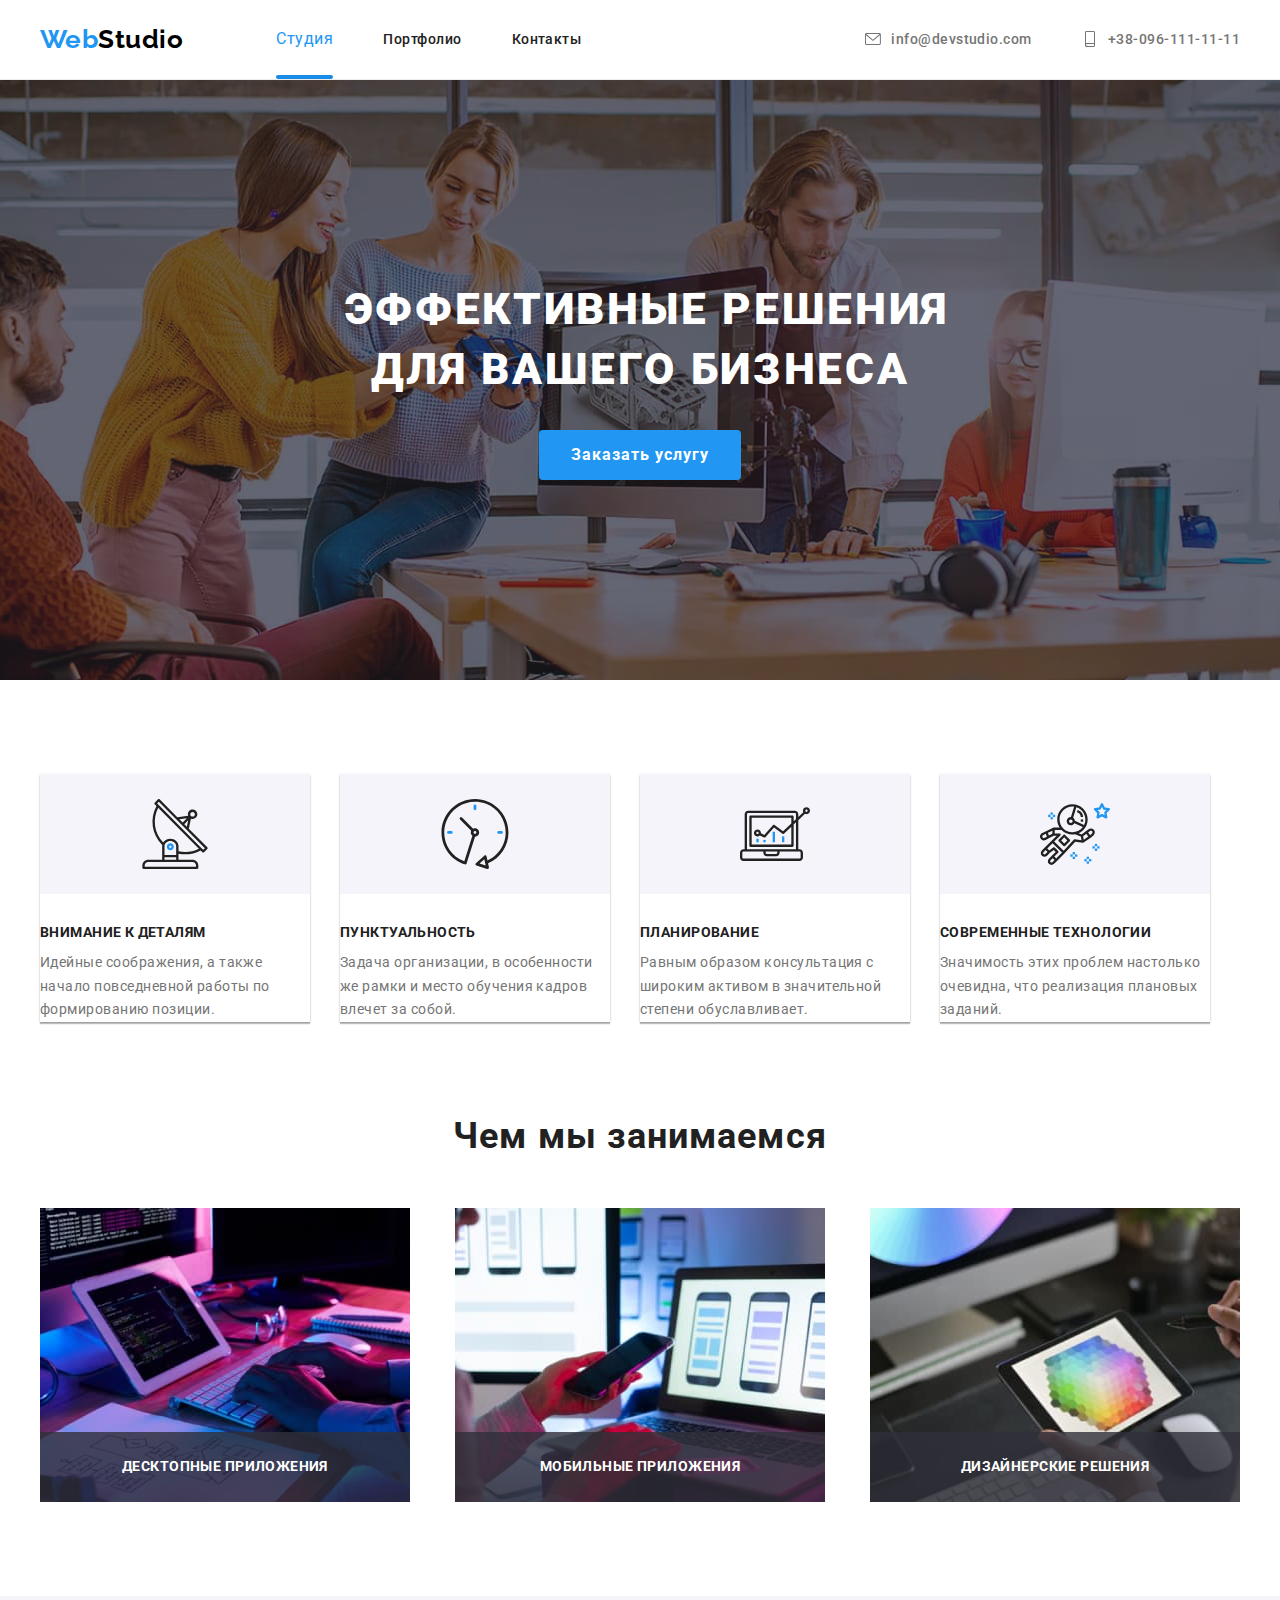
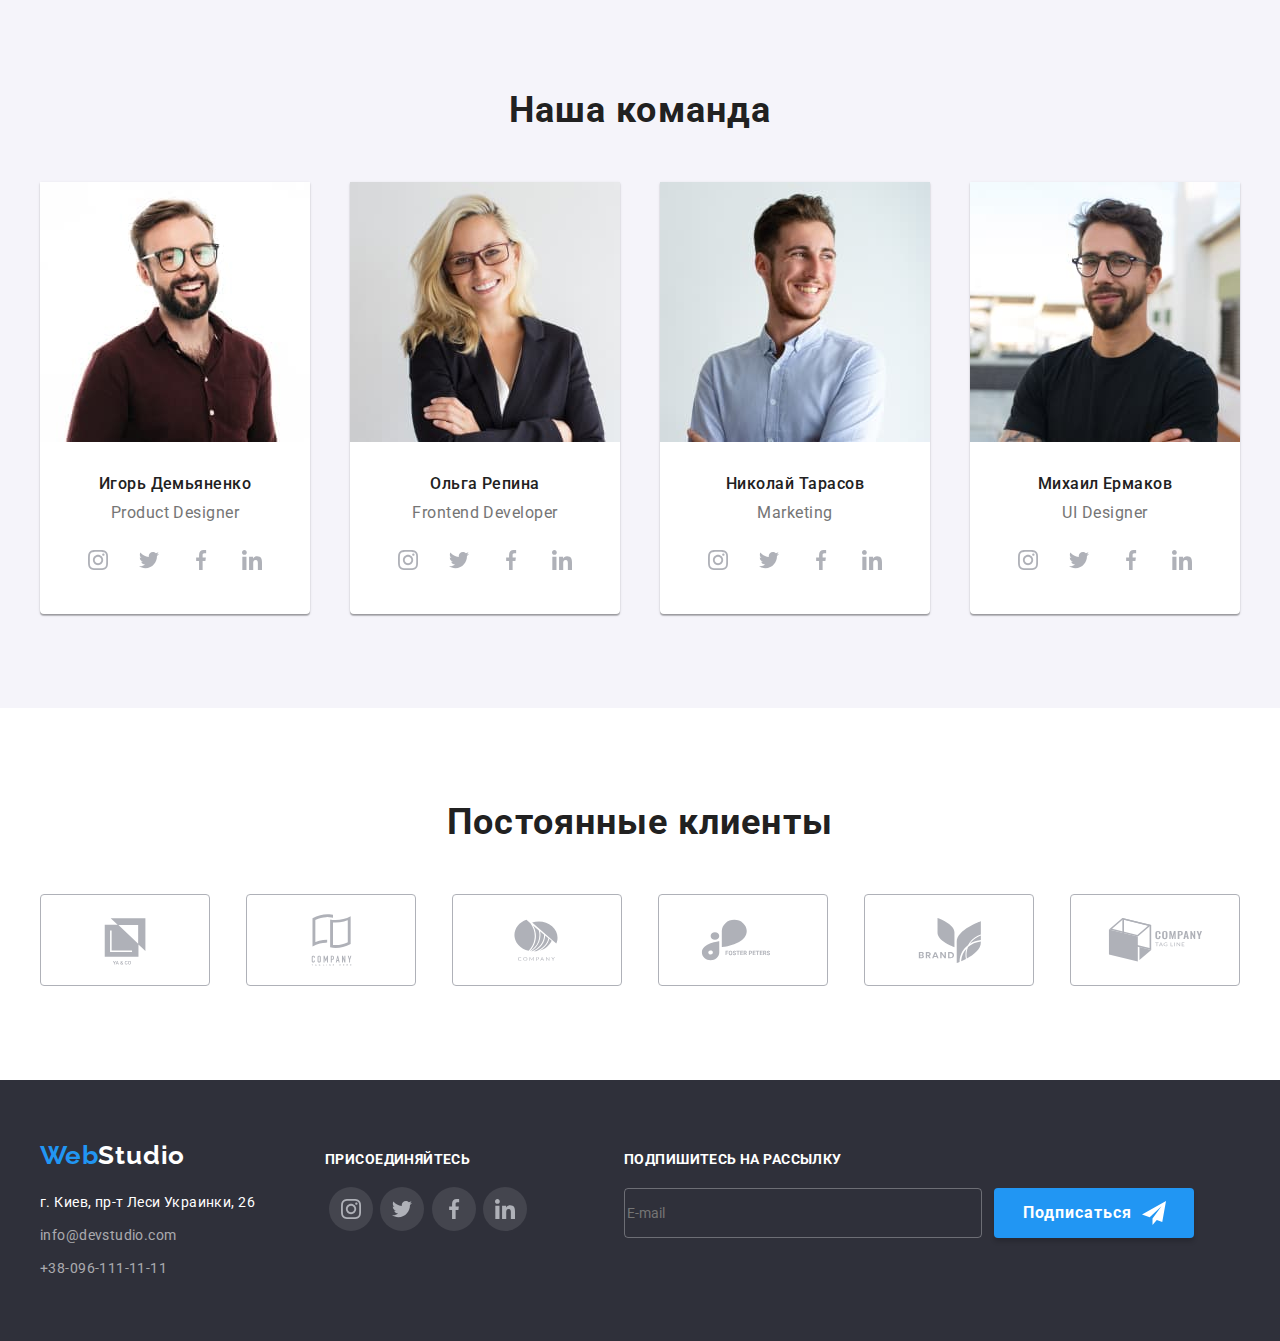
<file: index.html>
<!DOCTYPE html>
<html lang="en">

<head>
    <meta charset="UTF-8">
    <meta name="viewport" content="width=device-width, initial-scale=1.0">
    <title>WebStudio</title>
    <link rel="preconnect" href="https://fonts.gstatic.com">
    <link rel="preconnect" href="https://fonts.gstatic.com">
    <link href="https://fonts.googleapis.com/css2?family=Raleway:wght@700&family=Roboto:wght@400;500;700;900&display=swap" rel="stylesheet">
    <link rel="stylesheet" href="https://cdnjs.cloudflare.com/ajax/libs/modern-normalize/0.6.0/modern-normalize.min.css" />
    <link rel="stylesheet" href="css/style.css">
</head>

<body>
    <!--шапка сайта-->
    <header class="page-header">
        <!--logo-->
<div class="container">
    <a href="index.html" class="logo">
        <span class="webstudio">Web</span>Studio
    </a>

    <nav class="navigation">
        <ul class="menu-nav">
            <li class="item"><a href="#" class="link-current">Cтудия</a></li>
            <li class="item"><a href="./portfolio.html" class="link">Портфолио</a></li>
            <li class="item"><a href="#" class="link">Контакты</a></li>

        </ul>
    </nav>
    <ul class="contacts">
        <li class="item">
             <a href="mailto:info@devstudio.com" class="contacts-link">
        <svg class="contacts-mail" width="1rem" height="1rem">
        <use href="./img-icons/sprite.svg#icon-mail"></use>
    </svg> info@devstudio.com
                    </a>
                </li>

                <li class="item">
                    <a href="tel:+380961111111" class="contacts-link">
                <svg class="contacts-tel" width="1rem" height="1rem">
            <use href="./img-icons/sprite.svg#icon-tel"></use>
          </svg> 
        +38-096-111-11-11
    </a>   
                </li>
            </ul>
        </div>
    </header>
    
    <main>
<!--HERO-->
    <section class="hero primacy-second-bg-color">

            <h1 class="hero-title">   Эффективные решения  
для вашего бизнеса</h1>
     <button data-modal-open type="button" class="button touch-open">Заказать услугу</button>
        <div class="backdrop is-hidden" data-modal>
            <div class="modal">
                <button class="modal-button" data-modal-close="">
                    <svg class="close" width="18px" height="18px">
                        <use href="./img-icons/sprite.svg#icon-close-black-18dp">
                        </use>
                    </svg>
                </button>
                <p class="text-modal">Оставьте свои данные, мы вам перезвоним</p>
             <form class="form">
               <label class="form-label" for="name">Имя
                   <span class="form__wrap">
                       <input class="form__input" type="text" name="user-name" id="name">
                       <svg width="18" height="18" class="form__icons">
                           <use href="./img-icons/sprite.svg#icon-person-black-18dp"></use>
                       </svg>
                   </span>
               </label>
            <label class="form-label" for="tek">Телефон
                <span class="form__wrap">
                <input class="form__input" type="tel" name="tel" id="tel">
        <svg width="18" height="18" class="form__icons">
            <use href="./img-icons/sprite.svg#icon-phone-black-18dp"></use>
        </svg>
                </span>
            </label>
            <label class="form-label" for="tek">Почта
                <span class="form__wrap">
                    <input class="form__input" type="email" name="email" id="mail">
                    <svg width="18" height="18" class="form__icons">
                        <use href="./img-icons/sprite.svg#icon-email-black-18dp"></use>
                    </svg>
                </span>
            </label>
            <label class="input__comment" for="comment">Коментарий
           <textarea class="input__textarea" name="comment" id="comment" cols="56" rows="8" placeholder="Введите текст"></textarea>
            </label>

            <label class="input__chackbox" for="agreement">
                <input class="checkbox-form checkbox-hidden-agreement" type="checkbox" name="agreement" value="agreement" id="agreement">
             <span class="icon__checkbox"></span>
             <span class="checkbox-conditions">
                Соглашаюсь с рассылкой и принимаю
                <a class="agreement-conditions" href="Условия договора">Условия договора</a>
             </span>
            </label>
            <label for="submit">
                <button class="submit-button" type="submit" id="submit">Отправить</button>
            </label>
        </form>
            </div>
        </div>
</section>

<!--Особенности-->
<section class="section">
<div class="container">

<ul class="feature-list">
    <li class="items">
    <h3 class="section-title">Внимание к деталям</h3>
     <p class="test"> Идейные соображения, а также начало повседневной работы по формированию позиции.</p>
    </li>   

 <li class="items">
     <h3 class="section-title">Пунктуальность</h3>
    <p class="test"> Задача организации, в особенности же рамки и место обучения кадров влечет за собой.</p>
</li>

 <li class="items">
     <h3 class="section-title">Планирование</h3>
    <p class="test"> Равным образом консультация с широким активом в значительной степени обуславливает.</p>
</li>

    <li class="items">
     <h3 class="section-title">Современные технологии</h3>
     <p class="test"> Значимость этих проблем настолько очевидна, что реализация плановых заданий.
      </p>
    </li>
  </ul>
 </div>
</section>

<!--чем мы занимаемся-->
<section class="section">
<div class="container">
 <h2 class="works">Чем мы занимаемся</h2>
    <ul class="feature-list">
     <li class="projects gadget">
         <img src="./img/box1.jpg" alt="Декстопные приложения" width="370"/>
         <div class="our-work">
        <h3 class="mobil-design">Десктопные приложения</h3></div>
    </li>
     <li class="projects">
         <img src="./img/box2.jpg" alt="Мобильные приложения" width="370" />
        <div class="our-work">
            <h3 class="mobil-design">Мобильные приложения</h3>
        </div>
        </li>
     <li class="projects">
         <img src="./img/box3.jpg" alt="Дизайнерские решения" width="370" />
        <div class="our-work">
            <h3 class="mobil-design">Дизайнерские решения</h3>
        </div>
        </li>
                </ul>
            </div>
 </section>

        <!--Наша команда-->
<section class="section">
 <div class="container">
 <h2 class="works">Наша команда</h2>
    <ul class="feature-list">
<li class="cards-item">
      <img src="./img/img.jpg" alt="Игорь Демьяненко">
      <div class="title-list">
       <h3 class="title">Игорь Демьяненко</h3>
        <p class="profession">Product Designer</p>
<ul class="actions">
    <li>
        <a href="#" class="icons">
            <svg class="icons-svg">
                <use href="./img-icons/sprite.svg#icon-instagram" width="20" height="20"></use>
            </svg>
        </a>
    </li>
    <li>
        <a href="#" class="icons">
            <svg class="icons-svg">
                <use href="./img-icons/sprite.svg#icon-twitter" width="20" height="20"></use>
            </svg>
        </a>
    </li>
    <li>
        <a href="#" class="icons">
            <svg class="icons-svg">
                <use href="./img-icons/sprite.svg#icon-facebook" width="20" height="20"></use>
            </svg>
        </a>
    </li>
    <li>
        <a href="#" class="icons">
            <svg class="icons-svg">
                <use href="./img-icons/sprite.svg#icon-linkedin" width="20" height="20"></use>
            </svg>
        </a>
    </li>
</ul>
</div>
</li>

 <li class="cards-item">
     <img src="./img/img1.jpg" alt="Ольга Репина">

     <div class="title-list">
      <h3 class="title">Ольга Репина</h3>
       <p class="profession">Frontend Developer</p>
     <ul class="actions">
    <li>
        <a href="#" class="icons">
            <svg class="icons-svg">
                <use href="./img-icons/sprite.svg#icon-instagram" width="20" height="20"></use>
            </svg>
        </a>
    </li>
    <li>
        <a href="#" class="icons">
            <svg class="icons-svg">
                <use href="./img-icons/sprite.svg#icon-twitter" width="20" height="20"></use>
            </svg>
        </a>
    </li>
    <li>
        <a href="#" class="icons">
            <svg class="icons-svg">
                <use href="./img-icons/sprite.svg#icon-facebook" width="20" height="20"></use>
            </svg>
        </a>
    </li>
    <li>
        <a href="#" class="icons">
            <svg class="icons-svg">
                <use href="./img-icons/sprite.svg#icon-linkedin" width="20" height="20"></use>
            </svg>
        </a>
    </li>
   </ul>
  </div>
</li>

<li class="cards-item">
     <img src="./img/img2.jpg" alt="Николай Тарасов">
     <div class="title-list">
      <h3 class="title">Николай Тарасов</h3>
       <p class="profession">Marketing</p>
    <ul class="actions">
        <li>
            <a href="#" class="icons">
                <svg class="icons-svg">
                    <use href="./img-icons/sprite.svg#icon-instagram" width="20" height="20"></use>
                </svg>
            </a>
        </li>
        <li>
            <a href="#" class="icons">
                <svg class="icons-svg">
                    <use href="./img-icons/sprite.svg#icon-twitter" width="20" height="20"></use>
                </svg>
            </a>
        </li>
        <li>
            <a href="#" class="icons">
                <svg class="icons-svg">
                    <use href="./img-icons/sprite.svg#icon-facebook" width="20" height="20"></use>
                </svg>
            </a>
        </li>
        <li>
            <a href="#" class="icons">
                <svg class="icons-svg">
                    <use href="./img-icons/sprite.svg#icon-linkedin" width="20" height="20"></use>
                </svg>
            </a>
        </li>
    </ul>
    </div>
 </li>

<li class="cards-item">
     <img src="./img/img3.jpg" alt="Михаил Ермаков">
     <div class="title-list">
       <h3 class="title">Михаил Ермаков</h3>
         <p class="profession">UI Designer</p>
        <ul class="actions">
     <li>
      <a href="#" class="icons">
       <svg class="icons-svg">
        <use href="./img-icons/sprite.svg#icon-instagram" width="20" height="20"></use>
   </svg>
  </a>
</li>
  <li>
    <a href="#" class="icons">
     <svg class="icons-svg">
        <use href="./img-icons/sprite.svg#icon-twitter" width="20" height="20"></use>
    </svg>
   </a>
</li>
   <li>
    <a href="#" class="icons">
      <svg class="icons-svg">
        <use href="./img-icons/sprite.svg#icon-facebook" width="20" height="20"></use>
     </svg>
    </a>
 </li>
    <li>
      <a href="#" class="icons">
       <svg class="icons-svg">
         <use href="./img-icons/sprite.svg#icon-linkedin" width="20" height="20"></use>
      </svg>
     </a>
    </li>
     </ul>  
    </div>
   </li>
   </ul>
</div>
</section>


<!--постоянные клиенты-->
        <section class="section">
            <div class="container">
        <h2 class="main-clients">Постоянные клиенты</h2>
        <ul class="icons-clients">
    <li class="new-card">
    <a href="#" class="company">
    <svg width="106" height="60">
            <use href="./img-icons/sprite.svg#icon-Logo"></use>
         </svg>
        </a>
        </svg>  
        </a>  
     </li>
    <li>
        <a href="#" class="company">
            <svg width="106" height="60">
                <use href="./img-icons/sprite.svg#icon-Logo1"></use>
            </svg>
        </a>
        </svg>
        </a>
    </li>
    <li>
        <a href="#" class="company">
            <svg width="106" height="60">
                <use href="./img-icons/sprite.svg#icon-Logo2"></use>
            </svg>
        </a>
        </svg>
        </a>
    </li>
    <li><a href="#" class="company">
        <svg width="106" height="60">
            <use href="./img-icons/sprite.svg#icon-Logo3"></use>
        </svg>
    </a>
    </svg>
    </a></li>
    <li><a href="#" class="company">
        <svg width="106" height="60">
            <use href="./img-icons/sprite.svg#icon-Logo4"></use>
        </svg>
    </a>
    </svg>
    </li>
        <li>
        <a href="#" class="company">
        <svg width="106" height="60">
            <use href="./img-icons/sprite.svg#icon-Logo5"></use>
        </svg>
    </a>
    </svg>
    </a>
</li>
     </ul>
            </div>
        </section>
    </main>

    <!--footer-->
    <footer class="footer">
        <div class="container">
        <div>
            <a href="index.html" class="logo-type">
               <span class="webstudio">Web</span><span class="logotype">Studio</span>
            </a>
    <address>
        <p class="address">г. Киев, пр-т Леси Украинки, 26</p>
        <ul class="inform">
          <li class="inform-card"><a href="mailto:info@devstudio.com" class="inform-link">info@devstudio.com</a></li>

          <li class="inform-card"><a href="tel:+380961111111" class="inform-link">+38-096-111-11-11</a></li>
        </ul>  
   </address>
      </div>
      <div class="welcome-section"> 
              <h3 class="welcome">присоединяйтесь</h3>
          <ul class="welcome-icons">
        <li>
            <a href="#" class="icons">
                <svg class="icons-svg">
                    <use href="./img-icons/sprite.svg#icon-instagram" width="20" height="20"></use>
                </svg>
            </a>
        </li>
        <li>
            <a href="#" class="icons">
                <svg class="icons-svg">
                    <use href="./img-icons/sprite.svg#icon-twitter" width="20" height="20"></use>
                </svg>
            </a>
        </li>
        <li>
            <a href="#" class="icons">
                <svg class="icons-svg">
                    <use href="./img-icons/sprite.svg#icon-facebook" width="20" height="20"></use>
                </svg>
            </a>
        </li>
        <li>
            <a href="#" class="icons">
                <svg class="icons-svg">
                    <use href="./img-icons/sprite.svg#icon-linkedin" width="20" height="20"></use>
                </svg>
            </a>
         </li>
     </ul>
     </div>
     <!--Footer-form-->
     <div class="footer__subscription">
     <span class="subscription__text">Подпишитесь на рассылку</span>
     <form class="footer__form__sub">
         <label for="email">
            <input class="subscription-email" type="email" name="email" id="email" placeholder="E-mail">
         </label>
         <button class="subscription__button" type="button">Подписаться</button>
     </form>
     </div>

</div>
</footer>
    

<script src="./js/modal.js"></script>

     </body>
</html>
</file>
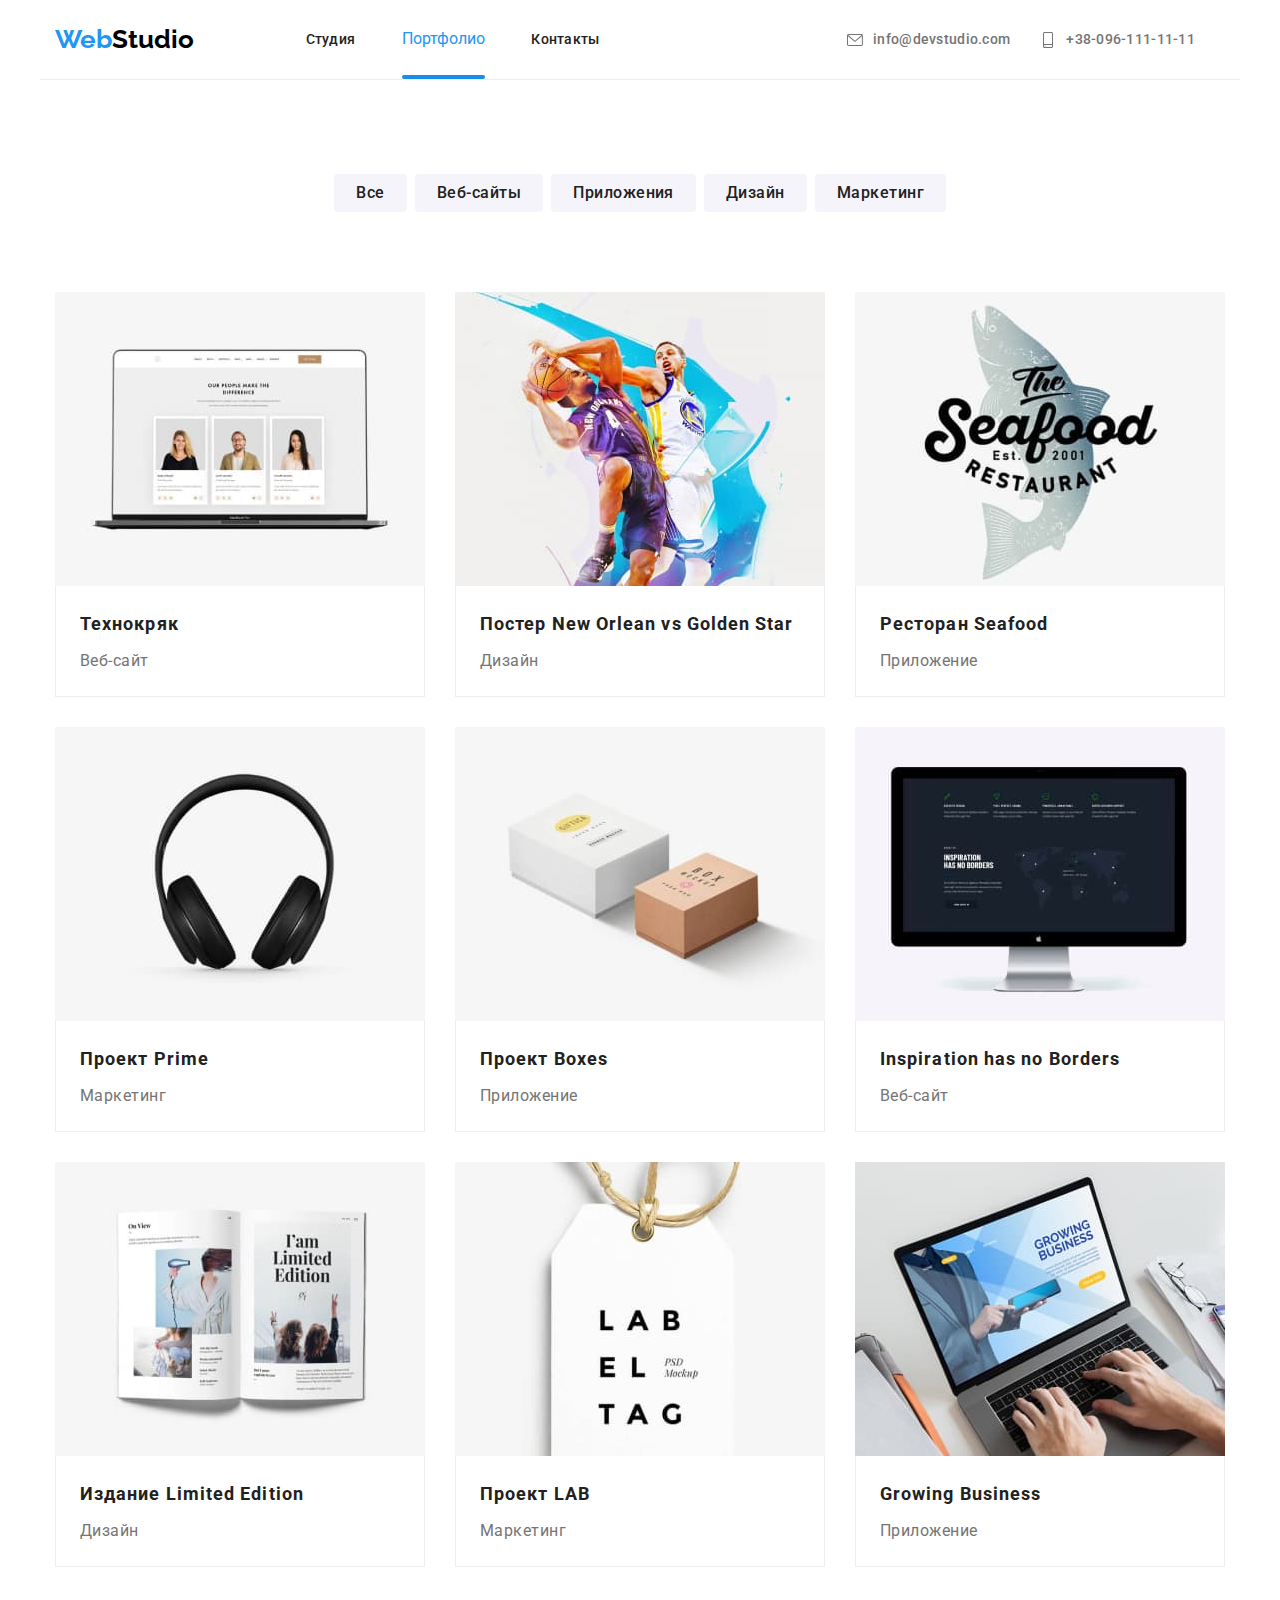
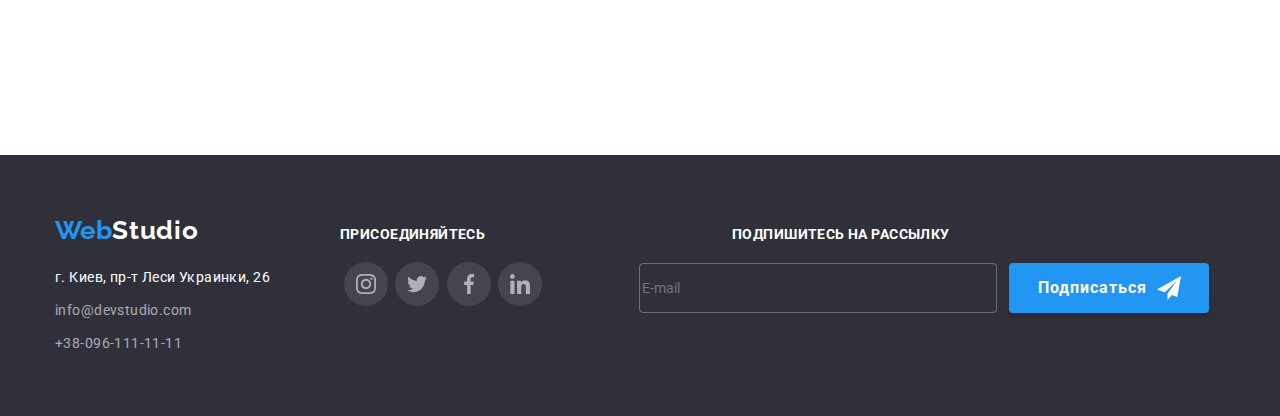
<file: portfolio.html>
<!DOCTYPE html>
<html lang="en">
<head>
  <meta charset="UTF-8">
  <meta name="viewport" content="width=device-width, initial-scale=1.0">
  <title>WebStudio</title>
  <link rel="preconnect" href="https://fonts.gstatic.com">
  <link href="https://fonts.googleapis.com/css2?family=Raleway:wght@700&family=Roboto:wght@400;500;700&display=swap"
    rel="stylesheet">
    <link
    rel="stylesheet"
    href="https://cdnjs.cloudflare.com/ajax/libs/modern-normalize/0.6.0/modern-normalize.min.css"
  />  
  <link rel="stylesheet" href="./css/portfolio.css">
</head>

<body>
  <!--шапка сайта-->
  <header>
    <div class="page-header">
    <!--logo-->
      <a href="index.html" class="logo">
      <span class="webstudio">Web</span>Studio
      </a>
<nav>
  <ul class="menu-nav">

    <li class="studio"><a href="./index.html" class="link">Cтудия</a></li>
    <li><a href="./portfolio.html" class="link-current">Портфолио</a></li>
    <li><a href="#" class="link">Контакты</a></li>
    
  </ul>
</nav>
<ul class="contacts">
    <li><a href="mailto:info@devstudio.com" class="contacts-list">
      <svg class="contacts-mail" width="1rem" height="1rem">
        <use href="./img-icons/sprite.svg#icon-mail"></use>
      </svg>
      info@devstudio.com</a></li>
  
    <li><a href="tel:+380961111111" class="contacts-list">
      <svg class="contacts-tel" width="1rem" height="1rem">
        <use href="./img-icons/sprite.svg#icon-tel"></use>
      </svg>
      +38-096-111-11-11</a></li>
</ul>
</div>
</header>

  <main>
    <section class="btnList">
      <div class="container">
      <ul class="btn">
      <li><button type="button" class="buttonLink">Все</button></li>
      <li><button type="button" class="buttonLink">Веб-сайты</button></li>
      <li><button type="button" class="buttonLink">Приложения</button></li>
      <li><button type="button" class="buttonLink">Дизайн</button></li>
      <li><button type="button" class="buttonLink">Маркетинг</button></li>
      </ul>
      <!--список карточек-->
      <ul class="container-flex">
        <li class="border-flex">
        <a class="thumb" href="">
         <article>
      <div class="overlay-portfolio">
    <img src="./img2/img0.jpg" width="370" alt="Технокряк">
       <div class="project-overlay">
        <p class="overlay-text">
          Технокряк это современная площадка распространения коронавируса.
          Компании используют эту платформу для цифрового шпионажа и атак
          на защищённые сервера конкурентов.
        </p>
     </div>
  </div>
      <div class="listen">
      <h2>Технокряк</h2>
    <p>Веб-сайт</p>
   </div>
  </article>
  </a>
</li>
        <li class="border-flex">
          <a class="thumb" href="">
            <article>
              <div class="overlay-portfolio">
                <img src="./img2/img01.jpg" width="370" alt="Технокряк">
                <div class="project-overlay">
                  <p class="overlay-text">
                    Технокряк это современная площадка распространения коронавируса.
                    Компании используют эту платформу для цифрового шпионажа и атак
                    на защищённые сервера конкурентов.
                  </p>
                </div>
              </div>
              <div class="listen">
                <h2>Постер New Orlean vs Golden Star</h2>
                <p>Дизайн</p>
              </div>
            </article>
          </a>
        </li>
      <!-- <h2>Постер New Orlean vs Golden Star</h2>
      <p>Дизайн</p> -->
<li class="border-flex">
  <a class="thumb" href="">
    <article>
      <div class="overlay-portfolio">
        <img src="./img2/img02.jpg" width="370" alt="Технокряк">
        <div class="project-overlay">
          <p class="overlay-text">
            Технокряк это современная площадка распространения коронавируса.
            Компании используют эту платформу для цифрового шпионажа и атак
            на защищённые сервера конкурентов.
          </p>
        </div>
      </div>
      <div class="listen">
        <h2>Ресторан Seafood</h2>
        <p>Приложение</p>
      </div>
    </article>
  </a>
</li>
      <!-- <h2>Ресторан Seafood</h2>
      <p>Приложение</p> -->
<li class="border-flex">
  <a class="thumb" href="">
    <article>
      <div class="overlay-portfolio">
        <img src="./img2/img03.jpg" width="370" alt="Технокряк">
        <div class="project-overlay">
          <p class="overlay-text">
            Технокряк это современная площадка распространения коронавируса.
            Компании используют эту платформу для цифрового шпионажа и атак
            на защищённые сервера конкурентов.
          </p>
        </div>
      </div>
      <div class="listen">
        <h2>Проект Prime</h2>
        <p>Маркетинг</p>
      </div>
    </article>
  </a>
</li>
      <!-- <h2>Проект Prime</h2>
     <p>Маркетинг</p> -->
      
<li class="border-flex">
  <a class="thumb" href="">
    <article>
      <div class="overlay-portfolio">
        <img src="./img2/img04.jpg" width="370" alt="Технокряк">
        <div class="project-overlay">
          <p class="overlay-text">
            Технокряк это современная площадка распространения коронавируса.
            Компании используют эту платформу для цифрового шпионажа и атак
            на защищённые сервера конкурентов.
          </p>
        </div>
      </div>
      <div class="listen">
        <h2>Проект Boxes</h2>
        <p>Приложение</p>
      </div>
    </article>
  </a>
</li>
      <!-- <h2>Проект Boxes</h2>
      <p>Приложение</p> -->

<li class="border-flex">
  <a class="thumb" href="">
    <article>
      <div class="overlay-portfolio">
        <img src="./img2/img05.jpg" width="370" alt="Технокряк">
        <div class="project-overlay">
          <p class="overlay-text">
            Технокряк это современная площадка распространения коронавируса.
            Компании используют эту платформу для цифрового шпионажа и атак
            на защищённые сервера конкурентов.
          </p>
        </div>
      </div>
      <div class="listen">
        <h2>Inspiration has no Borders</h2>
        <p>Веб-сайт</p>
      </div>
    </article>
  </a>
</li>
      <!-- <h2>Inspiration has no Borders</h2>
      <p>Веб-сайт</p> -->

<li class="border-flex">
  <a class="thumb" href="">
    <article>
      <div class="overlay-portfolio">
        <img src="./img2/img06.jpg" width="370" alt="Технокряк">
        <div class="project-overlay">
          <p class="overlay-text">
            Технокряк это современная площадка распространения коронавируса.
            Компании используют эту платформу для цифрового шпионажа и атак
            на защищённые сервера конкурентов.
          </p>
        </div>
      </div>
      <div class="listen">
        <h2>Издание Limited Edition</h2>
        <p>Дизайн</p>
      </div>
    </article>
  </a>
</li>
      <!-- <h2>Издание Limited Edition</h2>
      <p>Дизайн</p> -->

<li class="border-flex">
  <a class="thumb" href="">
    <article>
      <div class="overlay-portfolio">
        <img src="./img2/img07.jpg" width="370" alt="Технокряк">
        <div class="project-overlay">
          <p class="overlay-text">
            Технокряк это современная площадка распространения коронавируса.
            Компании используют эту платформу для цифрового шпионажа и атак
            на защищённые сервера конкурентов.
          </p>
        </div>
      </div>
      <div class="listen">
        <h2>Проект LAB</h2>
        <p>Маркетинг</p>
      </div>
    </article>
  </a>
</li>
      <!-- <h2>Проект LAB</h2>
      <p>Маркетинг</p> -->

<li class="border-flex">
  <a class="thumb" href="">
    <article>
      <div class="overlay-portfolio">
        <img src="./img2/img08.jpg" width="370" alt="Технокряк">
        <div class="project-overlay">
          <p class="overlay-text">
            Технокряк это современная площадка распространения коронавируса.
            Компании используют эту платформу для цифрового шпионажа и атак
            на защищённые сервера конкурентов.
          </p>
        </div>
      </div>
      <div class="listen">
        <h2>Growing Business</h2>
        <p>Приложение</p>
      </div>
    </article>
  </a>
</li>
      <!-- <h2>Growing Business</h2>
      <p>Приложение</p> -->
      </ul>

    </div>
  </section>
      
  </main>
  
  <footer class="footer">
    <div class="container">
      <div>
      <div class="logo-link">
      <a href="index.html" class="logo">
        <span class="webstudio">Web</span><span class="logotype">Studio</span>
      </a>
    </div>
    
      <address>
        <p class="address">г. Киев, пр-т Леси Украинки, 26</p>
        <ul class="mail">
          <li class="mail-card"><a href="mailto:info@devstudio.com" class="mail-list">info@devstudio.com</a></li>
          <li><a href="tel:+380961111111" class="mail-list">+38-096-111-11-11</a></li>
        </ul>
    </address>
</div>
    <div class="welcome-section">
      <h3 class="welcome">присоединяйтесь</h3>
      <ul class="welcome-icons">
        <li>
          <a href="#" class="icons">
            <svg class="icons-svg">
              <use href="./img-icons/sprite.svg#icon-instagram" width="20" height="20"></use>
            </svg>
          </a>
        </li>
        <li>
          <a href="#" class="icons">
            <svg class="icons-svg">
              <use href="./img-icons/sprite.svg#icon-twitter" width="20" height="20"></use>
            </svg>
          </a>
        </li>
        <li>
          <a href="#" class="icons">
            <svg class="icons-svg">
              <use href="./img-icons/sprite.svg#icon-facebook" width="20" height="20"></use>
            </svg>
          </a>
        </li>
        <li>
          <a href="#" class="icons">
            <svg class="icons-svg">
              <use href="./img-icons/sprite.svg#icon-linkedin" width="20" height="20"></use>
            </svg>
          </a>
        </li>
      </ul>
    
   </div>
  <!--Footer-form-->
  <div class="footer__subscription">
    <span class="subscription__text">Подпишитесь на рассылку</span>
    <form class="footer__form__sub">
      <label for="email">
        <input class="subscription-email" type="email" name="email" id="email" placeholder="E-mail">
      </label>
      <button class="subscription__button" type="button">Подписаться</button>
    </form>
  </div>
</div>
  </footer>
</body>
</html>
</file>
<file: css/style.css>
/*цвет основного текста #212121*/

/*вторичний цвет текста #757575*/

/*цвет background #E5E5E5*/

/*вторичный цвет background #F5F4FA*/

/*белый #FFFFFF*/

/*acent #2196F3*/

:root {
  --primary-text-color: #212121;
  --title-text-color: #fff;
  --accent-color: #2196f3;
  --primary-bg-color: #2f303a;
  --primary-logo-color: #000;
  --text-color: #757575;
  --address-color: rgba(255, 255, 255, 0.6);
  --buttom-color: #188ce8;
  --border-color: #ececec;
  --box-color: 0px 1px 3px rgba(0, 0, 0, 0.12), 0px 1px 1px rgba(0, 0, 0, 0.14),
    0px 2px 1px rgba(0, 0, 0, 0.2);
  --section-color: #f5f4fa;
  --hero--color: #c4c4c4;
  --bgr-overlay: rgba(47, 48, 58, 0.4);
  --hover-buttons-color: #188ce8;
  --items-color: #f5f4fa;
  --icons-color: #afb1b8;
  --cubic: cubic-bezier(0.4, 0, 0.2, 1);
}

body {
  background-color: var(--title-text-color);
  color: var(--primary-text-color);
  font-family: Roboto, sans-serif;
  font-style: normal;
  letter-spacing: 0.03em;
}

img {
  display: block;
  max-width: 370px;
}

/*HEADER*/
.page-header {
  padding-top: 24px;
  padding-bottom: 24px;
  border-bottom: 1px solid var(--border-color);
}

.page-header .container {
  align-items: center;
  display: flex;
}

/*CONTEINER*/

.container {
  margin-left: auto;
  margin-right: auto;
  width: 1230px;
  padding-left: 15px;
  padding-right: 15px;
}

ul {
  padding: 0;
}

/*logo*/

.logo {
  font-weight: 700;
  color: var(--primary-logo-color);
  font-family: Raleway;
  font-size: 26px;
  line-height: 1.19;
  text-decoration: none;
  margin-right: 93px;
}

.contacts-mail,
.contacts-tel {
  fill: currentColor;
  margin-right: 10px;
}

.webstudio {
  color: var(--accent-color);
}

/*navigation*/

.contacts-link {
  display: flex;
  align-items: center;
}

.menu-nav .link {
  color: var(--primary-text-color);
  font-weight: 500;
  font-size: 14px;
  line-height: 1.2;
  text-decoration: none;
  transition-property: color;
  transition-duration: 250ms;
  transition-timing-function: cubic-bezier(0.4, 0, 0.2, 1);
}

.menu-nav .item {
  margin-right: 50px;
}

.menu-nav .item:last-child {
  margin-right: 0;
}

.menu-nav {
  display: flex;
  list-style: none;
  padding: 0;
}

.menu-nav .link:hover,
.menu-nav .link:focus {
  color: var(--accent-color);
  text-decoration: none;
}

.link-current {
  color: var(--accent-color);
  position: relative;
  display: block;
  text-decoration: none;
}
.link-current::after {
  content: "";
  position: absolute;
  left: 0;
  bottom: 0;
  top: 45px;

  display: block;
  width: 100%;
  height: 4px;
  background-color: #188ce8;

  opacity: 0;
  transition: opacity 250ms cubic-bezier(0.4, 0, 0.2, 1);
}

.link-current::after {
  opacity: 1;
  border-radius: 2px;
}

/*CONTACTS*/

.contacts {
  display: flex;
  margin-left: auto;
  /* padding: 0; 
 list-style: none; */
}

.contacts .item + .item {
  margin-left: 50px;
}

.contacts-link {
  color: var(--text-color);
  font-weight: 500;
  font-size: 14px;
  line-height: 1.2;
  text-decoration: none;
  transition-property: color;
  transition-duration: 250ms;
  transition-timing-function: cubic-bezier(0.4, 0, 0.2, 1);
}

.contacts-link:hover,
.contacts-link:focus {
  color: var(--accent-color);
}
.contacts-tel,
.contacts-mail:focus {
  fill: currentColor;
  margin-right: 10px;
}
.hero {
  text-align: center;
}
.hero {
  padding: 0;
  margin-left: auto;
  margin-right: auto;
  background-image: linear-gradient(
      to right,
      var(--bgr-overlay),
      var(--bgr-overlay)
    ),
    url("../img/Bg.jpg1.1.jpg");
  background-repeat: no-repeat;
  background-position: 50% 50%;
  padding-top: 200px;
  padding-bottom: 200px;
  left: 0px;
  top: 80px;
  text-align: center;
}
.primacy-second-bg-color {
  background-color: var(--primary-bg-color);
}

.hero-title {
  white-space: pre-wrap;
  margin: 0;
  padding: 0;
  color: var(--title-text-color);
  font-weight: 900;
  font-size: 44px;
  line-height: 1.36;
  letter-spacing: 0.06em;
  text-transform: uppercase;
  margin-bottom: 30px;
}

/*BUTTOM*/

.button {
  color: var(--title-text-color);
  background-color: var(--accent-color);
  border-radius: 4px;
  font-family: inherit;
  font-weight: bold;
  font-size: 16px;
  line-height: 1.9;
  letter-spacing: 0.06em;
  text-decoration: none;
  padding: 10px 32px;
  display: inline-block;
  border: none;

  cursor: pointer;
}

.button:hover,
.button:focus {
  background-color: var(--hover-buttons-color);
  box-shadow: 0px 3px 1px rgb(0 0 0 / 10%), 0px 1px 2px rgb(0 0 0 / 8%),
    0px 2px 2px rgb(0 0 0 / 12%);
}

.backdrop {
  visibility: inherit;
  position: fixed;
  top: 0;
  left: 0;
  width: 100%;
  height: 100%;
  opacity: 1;
  background-color: rgba(0, 0, 0, 0.2);
  transition: opacity 250ms cubic-bezier(0.4, 0, 0.2, 1);
  z-index: 1;
}
/* background: rgba(0, 0, 0, 0.2); */
/* transition-timing-function: var(--cubic);
 */
.backdrop.is-hidden {
  opacity: 0;
  pointer-events: none;
  visibility: hidden;
}
.modal {
  position: absolute;
  top: 50%;
  left: 50%;
  transform: translate(-50%, -50%) scale(1);

  max-width: 528px;
  min-height: 581px;
  padding: 40px 43px;

  background-color: var(--title-text-color);
  box-shadow: 0px 1px 3px rgb(0 0 0 / 12%), 0px 1px 1px rgb(0 0 0 / 14%),
    0px 2px 1px rgb(0 0 0 / 20%);
  border-radius: 4px;
}
.touch {
  transition-property: color, fill, background-color, border, box-shadow,
    opacity, transform;
  transition-duration: 250ms;
  transition-timing-function: var(--cubic);
}
.modal-button {
  position: absolute;
  top: 8px;
  right: 8px;
  width: 30px;
  height: 30px;
  background-color: var(--white-color);
  border: 1px solid rgba(0, 0, 0, 0.1);
  border-radius: 50%;
  margin-top: 8px;
  margin-right: 8px;
  display: flex;
  justify-content: center;
  align-items: center;
  cursor: pointer;
  transition: fill 250ms cubic-bezier(0.4, 0, 0.2, 1);
}

.modal-button:hover,
.modal-button:focus {
  fill: var(--accent-color);
}
.text-modal {
  color: var(--primary-text-color);

  text-align: center;
  margin-top: 0;
  margin-bottom: 12px;
  font-weight: 700;
  font-size: 20px;
  line-height: 1.15;
  letter-spacing: 0.03em;
}

.form {
  display: flex;
  flex-direction: column;
}
.form-label {
  text-align: left;
  display: block;
  margin-bottom: 10px;
  font-size: 12px;
  line-height: 1.16;
  letter-spacing: 0.01em;
  color: var(--text-color);
}
.form__wrap {
  position: relative;
  display: block;
  margin-top: 4px;
}
.form__input {
  height: 40px;
  width: 100%;
  padding: 0;
  padding-left: 42px;
  border: 1px solid rgba(33, 33, 33, 0.2);
  outline: none;
  border-radius: 4px;
  cursor: pointer;
  transition: border 250ms cubic-bezier(0.4, 0, 0.2, 1);
}
.form__input:focus,
.form__input:hover {
  border-color: var(--accent-color);
  transition: border 250ms cubic-bezier(0.4, 0, 0.2, 1);
}
.form__icons {
  display: flex;
  justify-content: center;
  align-items: center;
  position: absolute;
  top: 50%;
  left: 12px;
  transform: translateY(-50%);
  transition: fill 250ms cubic-bezier(0.4, 0, 0.2, 1);
}
.form__input:focus + .form__icons,
.form__input:hover + .form__icons {
  fill: var(--accent-color);
}
.input__comment {
  text-align: left;
  display: block;
  font-size: 12px;
  line-height: 1.16;
  letter-spacing: 0.01em;
}

.input__textarea {
  width: 100%;
  height: 120px;
  padding-top: 12px;
  padding-left: 16px;
  margin-top: 4px;
  margin-bottom: 20px;
  resize: none;
  font-size: 14px;
  line-height: 1.14;
  letter-spacing: 0.01em;
  border: 1px solid rgba(33, 33, 33, 0.2);
  box-sizing: border-box;
  border-radius: 4px;
  outline: none;
  transition: border 250ms cubic-bezier(0.4, 0, 0.2, 1);
  cursor: pointer;
}
.input__textarea:focus,
.input__textarea:hover {
  border-color: var(--accent-color);
  transition: border 250ms cubic-bezier(0.4, 0, 0.2, 1);
}
.input__chackbox {
  display: flex;
  justify-content: end;
  align-items: center;
  margin-bottom: 30px;
  cursor: pointer;
}
.checkbox-form {
  display: inline-block;
  font-size: 12px;
  line-height: 1.16;
  letter-spacing: 0.01em;
}
.icon__checkbox {
  display: inline-block;
  width: 16px;
  height: 15px;
  background-color: #fff;
  border-radius: 4px;
  border: 2px solid #000;
  transition-property: background-color, border;
  transition-duration: 250ms;
  transition-timing-function: cubic-bezier(0.4, 0, 0.2, 1);
}
.icon__checkbox:hover,
.icon__checkbox:focus {
  border-color: var(--accent-color);
  transition: border 250ms cubic-bezier(0.4, 0, 0.2, 1);
}
.checkbox-hidden-agreement {
  position: absolute;
  width: 1px;
  height: 1px;
  margin: -1px;
  padding: 0;
  overflow: hidden;
  border: 0;
  clip: rect(0 0 0 0);
}
.checkbox-hidden-agreement:checked + .icon__checkbox {
  background-image: url(../img-icons/vector.svg);
  background-color: var(--accent-color);
  border-color: var(--accent-color);
  background-size: contain;
  background-origin: border-box;
  background-repeat: no-repeat;
}
.checkbox-conditions {
  display: inline-block;
  padding-left: 7px;
  font-size: 14px;
  line-height: 1.71;
  letter-spacing: 0.03em;
}
.agreement-conditions {
  color: #2196f3;
  transition: color 250ms cubic-bezier(0.4, 0, 0.2, 1);
}
.submit-button {
  display: block;
  margin-left: auto;
  margin-right: auto;
  margin-bottom: 0;
  padding: 0;
  width: 200px;
  height: 50px;
  background-color: var(--accent-color);
  color: var(--title-text-color);
  border-radius: 4px;
  border: 0px solid transparent;
  font-weight: 700;
  font-size: 16px;
  line-height: 1.87;
  letter-spacing: 0.06em;
  cursor: pointer;
  transition: background-color 250ms cubic-bezier(0.4, 0, 0.2, 1);
}
.submit-button:hover,
.submit-button:focus {
  background-color: var(--hover-buttons-color);
}
ul {
  margin: 0;
}

.feature-list {
  display: flex;
  /* flex-wrap: wrap; */
  justify-content: space-between;
}

/*особенности*/

.feature-list .items {
  width: 270px;
  margin-right: 30px;
  box-shadow: 0px 1px 3px rgba(0, 0, 0, 0.12), 0px 1px 1px rgba(0, 0, 0, 0.14),
    0px 2px 1px rgba(0, 0, 0, 0.2);
}
. .feature-list .items:nth-child(4n) {
  margin-right: 0;
}

/* чем мы занимаемся */

.feature-list .projects {
  width: 370px;
  margin-right: 30px;

  position: relative;
  z-index: -1;
}

.our-work {
  position: absolute;
  bottom: 0;
  width: 370px;
  height: 70px;
  background-color: rgba(47, 48, 58, 0.8);
}

.mobil-design {
  font-weight: bold;
  font-size: 14px;
  line-height: 1.14;
  text-align: center;
  letter-spacing: 0.03em;
  text-transform: uppercase;
  color: var(--title-text-color);
  padding-top: 27px;
}

.feature-list .projects:nth-child(3n) {
  margin-right: 0;
}
.items:nth-child(1)::before {
  background-image: url(../images/antenna.svg);
}
.items:nth-child(2)::before {
  background-image: url(../images/clock.svg);
}
.items:nth-child(3)::before {
  background-image: url(../images/diagram.svg);
}
.items:nth-child(4)::before {
  background-image: url(../images/astronaut.svg);
}
.items::before {
  content: "";
  display: block;
  background-color: var(--items-color);
  background-repeat: no-repeat;
  background-position: center;
  height: 120px;
  margin-bottom: 30px;
  /* outline: 1px solid red; */
}
/* секция */

.section {
  padding-top: 94px;
  padding-bottom: 94px;
}

.section:nth-child(4) {
  background-color: var(--section-color);
}

.section:nth-child(3) {
  padding-top: 0;
}

.section-title {
  margin: 0;
  color: var(--primary-text-color);
  font-weight: bold;
  font-size: 14px;
  line-height: 1.2;
  letter-spacing: 0.03em;
  text-transform: uppercase;
}

.works {
  margin: 0;
  margin-bottom: 50px;
  color: var(--primary-text-color);
  font-weight: bold;
  font-size: 36px;
  line-height: 1.16;
  text-align: center;
  letter-spacing: 0.03em;
}

/* НАША КОМАНДА */

.feature-list .cards-item {
  width: 270px;
  margin-right: 30px;
  box-shadow: 0px 1px 3px rgba(0, 0, 0, 0.12), 0px 1px 1px rgba(0, 0, 0, 0.14),
    0px 2px 1px rgba(0, 0, 0, 0.2);
}

.feature-list .cards-item:nth-child(4n) {
  margin-right: 0;
}

.title {
  margin: 0;
  color: var(--primary-text-color);
  font-weight: 500;
  font-size: 16px;
  line-height: 1.2;
  letter-spacing: 0.03em;
  margin-bottom: 10px;
}

.profession {
  margin: 0;
  margin-bottom: 16px;
  color: var(--text-color);
  font-weight: normal;
  font-size: 16px;
  line-height: 1.2;
  letter-spacing: 0.03em;
}
.actions {
  display: flex;
  justify-content: space-around;
}
.title-list {
  padding-left: 32px;
  padding-right: 32px;
  padding-bottom: 32px;
  padding-top: 32px;
}
.icons {
  width: 44px;
  height: 44px;
  padding: 12px;
  display: inline-block;
  border-radius: 50%;
  border: none;
  fill: var(--icons-color);
  background-color: rgba(255, 255, 255, 0.1);
  transition-property: background-color, fill;
  transition-duration: 250ms;
  transition-timing-function: cubic-bezier(0.4, 0, 0.2, 1);
}
.icons:hover,
.icons:focus {
  fill: #fff;
  background-color: #188ce8;
  /* transition-duration: 250ms;
  transition-timing-function: cubic-bezier(0.4, 0, 0.2, 1); */
}
.icons-svg {
  width: 20px;
  height: 20px;
}
.icons-svg:hover,
.icons-svg:focus {
  fill: #fff;
}
.main-clients {
  margin: 0;
  font-style: normal;
  font-weight: bold;
  font-size: 36px;
  line-height: 1.16;
  text-align: center;
  letter-spacing: 0.03em;
  margin-bottom: 50px;
  color: var(--primary-text-color);
}

li,
h1,
h2,
h3 {
  list-style: none;
}
.icons-clients {
  display: flex;
  justify-content: space-between;
}
.company {
  display: block;
  width: 170px;
  height: 92px;
  padding: 16px 32px;
  border: 1px solid var(--icons-color);
  border-radius: 4px;
  fill: var(--icons-color);
  transition-property: border-color, fill;
  transition-duration: 250ms;
  transition-timing-function: cubic-bezier(0.4, 0, 0.2, 1);
}
.company:hover,
.company:focus {
  fill: var(--accent-color);
  border: 1px solid var(--accent-color);
  /* transition-duration: 250ms;
  transition-timing-function: cubic-bezier(0.4, 0, 0.2, 1); */
}

.test {
  margin: 0;
  padding-top: 10px;
  color: var(--text-color);
  font-weight: normal;
  font-size: 14px;
  line-height: 1.7;
}

.cards-item .title,
.cards-item .profession {
  text-align: center;
}

.cards-item {
  border-radius: 0px 0px 4px 4px;
  background: var(--title-text-color);
  box-shadow: var(--box-color);
}

/*FOOTER*/

.footer {
  background-color: var(--primary-bg-color);
  padding-top: 60px;
  padding-bottom: 60px;
}
.footer > .container {
  display: flex;
  align-items: baseline;
}
.logo-type {
  font-weight: bold;
  display: block;
  color: var(--primary-logo-color);
  font-family: Raleway;
  font-size: 26px;
  line-height: 1.19;
  text-decoration: none;
}

.logotype {
  color: var(--title-text-color);
  font-style: normal;
  font-weight: bold;
  font-size: 26px;
  line-height: 1.2;
  letter-spacing: 0.03em;
}

.address {
  display: block;
  font-style: normal;
  color: var(--title-text-color);
  font-weight: normal;
  font-size: 14px;
  line-height: 1.71;
  letter-spacing: 0.03em;
  margin: 0;
  margin-bottom: 9px;
  margin-top: 20px;
}

.inform .inform-link {
  text-decoration: none;
  font-style: normal;
  font-weight: normal;
  font-size: 14px;
  line-height: 1.71;
  letter-spacing: 0.03em;
  color: var(--address-color);
}

.inform-link:hover,
.inform-link:focus {
  color: var(--accent-color);
  transition-property: color;
  transition-duration: 250ms;
  transition-timing-function: cubic-bezier(0.4, 0, 0.2, 1);
}

.inform-card {
  margin-bottom: 9px;
}

.inform-card:last-child {
  margin-bottom: 0;
}

.welcome-section {
  display: flex;
  flex-direction: column;
  padding: 0;
  min-width: 206px;
  margin-left: 70px;
}
h3 {
  margin: 0;
}
.welcome {
  font-style: normal;
  font-weight: bold;
  font-size: 14px;
  line-height: 16px;
  letter-spacing: 0.03em;
  text-transform: uppercase;

  color: var(--title-text-color);
}
.welcome-icons {
  display: flex;
  justify-content: space-around;
  margin-top: 20px;
}
.footer__subscription {
  margin-left: 93px;
  font-weight: 700;
  font-size: 14px;
  line-height: 1.14;
  letter-spacing: 0.03em;
  text-transform: uppercase;
  color: var(--primary-bg-color);
}
.subscription__text {
  align-content: center;
  font-weight: bold;
  font-size: 14px;
  line-height: 1.143;
  letter-spacing: 0.03em;
  text-transform: uppercase;
  color: var(--title-text-color);
}
.footer__form__sub {
  display: flex;
  width: 570px;
  height: 86px;
}
.subscription-email {
  width: 358px;
  height: 50px;
  background-color: var(--footer-color);
  margin-top: 20px;
  margin-right: 12px;
  color: rgba(255, 255, 255, 0.3);
  border: 1px solid rgba(255, 255, 255, 0.3);
  box-sizing: border-box;
  border-radius: 4px;
  outline: none;
}
.subscription__button {
  position: relative;
  margin-top: 20px;
  width: 200px;
  height: 50px;
  padding-right: 62px;
  padding-left: 29px;
  border: 0px solid transparent;
  background: var(--accent-color);
  box-shadow: 0px 4px 4px rgb(0 0 0 / 15%);
  border-radius: 4px;
  color: var(--title-text-color);
  font-weight: 700;
  font-size: 16px;
  line-height: 1.87;
  letter-spacing: 0.06em;
  cursor: pointer;
  transition: background-color 250ms cubic-bezier(0.4, 0, 0.2, 1);
}
.subscription__button::after {
  background-image: url(../img-icons/icon_send1.svg);
  width: 24px;
  height: 24px;
  position: absolute;
  content: "";
  top: 13px;
  right: 28px;
  fill: var(--title-text-color);
}
.subscription__button:hover,
.subscription__button:focus {
  background-color: var(--buttom-color);
}
</file>
<file: css/portfolio.css>
/*цвет основного текста #212121*/
/*вторичний цвет текста #757575*/
/*цвет background #E5E5E5*/
/*вторичный цвет background #F5F4FA*/
/*белый #FFFFFF*/
/*acent #2196F3*/
:root {
  --primary-text-color: #212121;
  --title-text-color: #fff;
  --accent-color: #2196f3;
  --primary-bg-color: #2f303a;
  --primary-logo-color: #000;
  --text-color: #757575;
  --mail-color: rgba(255, 255, 255, 0.6);
  --box-shadow: 0px 1px 1px rgb(0 0 0 / 12%), 0px 4px 4px rgb(0 0 0 / 6%),
    1px 4px 6px rgb(0 0 0 / 16%);
  --outline-color: #eeeeee;
  --border-color: #ececec;
  --border-listen-color: #eeeeee;
  --icons-color: #afb1b8;
  --hover-icons: #188ce8;
  --btn-color: #f5f4fa;
}
body {
  background-color: var(--title-text-color);
  color: var(--primary-text-color);
  font-family: Roboto, sans-serif;
  text-decoration: none;
  margin: 0;
  padding: 0;
}
img {
  display: block;
  max-width: 370px;
}
ul {
  padding: 0;
  margin: 0;
}
.page-header {
  max-height: 80px;
  justify-content: space-between;
  align-items: center;
  padding-top: 32px;
  padding-bottom: 32px;
  display: flex;
  margin-left: auto;
  margin-right: auto;
  width: 1200px;
  padding-left: 15px;
  padding-right: 15px;
  border-bottom: 1px solid var(--border-color);
  /* outline: tomato solid 2px; */
}
.page-header .logo {
  margin-right: 94px;
}

.container {
  margin-left: auto;
  margin-right: auto;
  width: 1200px;
  padding-left: 15px;
  padding-right: 15px;
  /* outline: #212121 solid 2px; */
}
/*logo*/
.logo {
  font-weight: 700;
  color: var(--primary-logo-color);
  font-family: Raleway;
  font-size: 26px;
  line-height: 1.19;
  font-weight: bold;
  text-decoration: none;
}
.webstudio {
  color: var(--accent-color);
}
/*navigation*/
.menu-nav .link {
  color: var(--primary-text-color);
  text-decoration: none;
  font-weight: 500;
  font-size: 14px;
  line-height: 1.2;
  letter-spacing: 0.02em;
  transition-property: color;
  transition-duration: 250ms;
  transition-timing-function: cubic-bezier(0.4, 0, 0.2, 1);
}
.menu-nav {
  justify-content: space-between;
  width: 294px;
  list-style: none;
  display: flex;
  margin-right: 230px;
}
.menu-nav .link:hover,
.menu-nav .link:focus {
  color: var(--accent-color);
}
.link-current {
  color: var(--accent-color);
  position: relative;
  display: block;
  text-decoration: none;
}
.link-current::after {
  content: "";
  position: absolute;
  left: 0;
  bottom: 0;
  top: 45px;

  display: block;
  width: 100%;
  height: 4px;
  background-color: #188ce8;

  opacity: 0;
  transition: opacity 250ms cubic-bezier(0.4, 0, 0.2, 1);
}

.link-current::after {
  opacity: 1;
  border-radius: 2px;
}
/* contacts */
.contacts-mail,
.contacts-tel {
  fill: currentColor;
  margin-right: 10px;
}
.contacts {
  margin: 0;
  padding: 0;
  list-style: none;
  display: flex;
}
.contacts-list {
  color: var(--text-color);
  text-decoration: none;
  font-weight: 500;
  font-size: 14px;
  line-height: 1.2;
  letter-spacing: 0.02em;
  margin-right: 30px;
  display: flex;
  align-items: center;
  transition-property: color;
  transition-duration: 250ms;
  transition-timing-function: cubic-bezier(0.4, 0, 0.2, 1);
}
.contacts-list:hover,
.contacts-list:focus {
  color: var(--accent-color);
}
/* .button {
  font-style: normal;
  font-weight: 500;
  color: var(--title-text-color);
  background-color: var(--accent-color);
  font-size: 16px;
  line-height: 1.62;
  text-align: center;
  letter-spacing: 0.03em;
  border-radius: 4px;
  padding: 6px 22px;
  display: inline-block;
  min-width: 73px;
  margin: 0;
  border: none;
} */
.btn {
  display: flex;
  justify-content: center;
  margin-bottom: 50px;
}

.buttonLink {
  font-style: normal;
  font-weight: bold;
  font-size: 16px;
  line-height: 1.62;
  text-align: center;
  letter-spacing: 0.03em;
  color: var(--primary-text-color);
  background-color: var(--btn-color);
  border-radius: 4px;
  transition-property: background-color, color, box-shadow;
  transition-duration: 250ms;
  transition-timing-function: cubic-bezier(0.4, 0, 0.2, 1);

  box-sizing: border-box;
  min-width: 73px;
  padding: 6px 22px;
  border: 0px solid transparent;
  font-family: inherit;
  font-weight: 500;
  cursor: pointer;
}

.buttonLink:hover,
.buttonLink:focus {
  color: var(--title-text-color);
  background-color: var(--accent-color);
  box-shadow: 0px 3px 1px rgb(0 0 0 / 10%), 0px 1px 2px rgb(0 0 0 / 8%),
    0px 2px 2px rgb(0 0 0 / 12%);
}

.btn > li:nth-child(-n + 4) {
  margin-right: 8px;
}
.btnList {
  padding-top: 94px;
  padding-bottom: 94px;
}
.overlay-portfolio {
  position: relative;
  overflow: hidden;
}
.project-overlay {
  position: absolute;
  content: "";
  top: 0;
  left: 0;
  width: 370px;
  height: 294px;
  background-color: rgba(33, 150, 243, 0.9);
  transform: translateY(100%);
  transition: transform 250ms cubic-bezier(0.4, 0, 0.2, 1);
}
/* .overlay-portfolio:hover,
.overlay-portfolio:focus .project-overlay {
  transform: translatey(0);
} */

.overlay-text {
  position: absolute;
  transform: translate(-50%, -50%);
  top: 50%;
  left: 50%;
  display: flex;
  justify-content: center;
  width: 322px;
  height: 168px;
  align-items: center;
  margin: 0;
  color: var(--title-text-color);
  font-size: 18px;
  line-height: 1.56;
}
/* .overlay-portfolio:hover .project-overlay {
  transform: translateY(0);
} */
.container-flex {
  justify-content: center;
  display: flex;
  flex-wrap: wrap;
  margin-bottom: 94px;
}
.container-flex > li {
  flex-basis: calc(100% / 3 - 30px);
  margin-right: 30px;
  margin-top: 30px;
  transition-property: box-shadow;
  transition-duration: 250ms;
  width: 404px;
  transition-timing-function: cubic-bezier(0.4, 0, 0.2, 1);
}
.container-flex > li:nth-child(3n) {
  margin-right: 0;
  margin-top: 30px;
}

li {
  list-style: none;
}

h2 {
  font-style: normal;
  margin: 0;
  color: var(--primary-text-color);
  font-weight: bold;
  font-size: 18px;
  line-height: 2;
  letter-spacing: 0.06em;
}

p {
  margin: 0;
  color: var(--text-color);
  font-weight: normal;
  font-size: 16px;
  line-height: 1.87;
  letter-spacing: 0.03em;
}
a {
  text-decoration: none;
}

.thumb:hover .project-overlay {
  cursor: pointer;
  transform: translateY(0);
  opacity: 0px 1px 1px rgb(0 0 0 / 12%), 0px 4px 4px rgb(0 0 0 / 6%),
    1px 4px 6px rgb(0 0 0 / 16%);
}
.thumb:focus .project-overlay {
  cursor: pointer;
  transform: translateY(0);
  opacity: 0px 1px 1px rgb(0 0 0 / 12%), 0px 4px 4px rgb(0 0 0 / 6%),
    1px 4px 6px rgb(0 0 0 / 16%);
  animation: var(--box-shadow);
}
.border-flex:hover,
.border-flex:focus {
  box-shadow: 0px 1px 1px rgb(0 0 0 / 12%), 0px 4px 4px rgb(0 0 0 / 6%),
    1px 4px 6px rgb(0 0 0 / 16%);
}
.listen {
  display: block;
  align-items: center;
  padding: 20px 24px;
}
.listen {
  border-left: 1px solid var(--border-listen-color);
  border-right: 1px solid var(--border-listen-color);
  border-bottom: 1px solid var(--border-listen-color);
}
.listen > h2 {
  margin-bottom: 4px;
}
footer {
  padding-top: 60px;
  padding-bottom: 60px;
  background-color: var(--primary-bg-color);
}
.footer > .container {
  display: flex;
  align-items: baseline;
}
.logotype {
  font-style: normal;
  font-weight: bold;
  font-size: 26px;
  line-height: 1.2;
  letter-spacing: 0.03em;
  color: var(--title-text-color);
}
.logo-link {
  margin-bottom: 20px;
}
.address {
  font-style: normal;
  font-weight: normal;
  font-size: 14px;
  line-height: 1.71;
  letter-spacing: 0.03em;
  color: var(--title-text-color);
}
.mail {
  list-style: none;
}
.mail-list {
  font-style: normal;
  font-weight: normal;
  font-size: 14px;
  line-height: 1.71;
  letter-spacing: 0.03em;
  color: var(--mail-color);
  text-decoration: none;
  transition-property: color;
  transition-duration: 250ms;
  transition-timing-function: cubic-bezier(0.4, 0, 0.2, 1);
}
.mail-list:hover,
.mail-list:focus {
  color: var(--accent-color);
}
.mail-card {
  margin-top: 9px;
  margin-bottom: 9px;
}
.column {
  display: flex;
}
.welcome-section {
  display: inline-flex;
  flex-direction: column;
  padding: 0;
  min-width: 206px;
  margin-left: 70px;
}

.welcome {
  margin: 0;
  font-style: normal;
  font-weight: bold;
  font-size: 14px;
  line-height: 1.16;
  letter-spacing: 0.03em;
  text-transform: uppercase;

  color: var(--title-text-color);
}
.welcome-icons {
  display: flex;
  justify-content: space-around;
  margin-top: 20px;
}
.icons {
  width: 44px;
  height: 44px;
  padding: 12px;
  display: inline-block;
  border-radius: 50%;
  border: none;
  fill: var(--icons-color);
  background-color: rgba(255, 255, 255, 0.1);
}
.icons:hover,
.icons:focus {
  fill: var(--title-text-color);
  background-color: var(--hover-icons);
  cursor: pointer;
  transition-property: background-color, color, box-shadow;
  transition-duration: 250ms;
  transition-timing-function: cubic-bezier(0.4, 0, 0.2, 1);
}
.icons-svg {
  width: 20px;
  height: 20px;
}
.icons-svg:hover,
.icons-svg:focus {
  fill: var(--title-text-color);
}
.footer__subscription > span {
  margin-left: 93px;
  margin-top: 12px;
  font-weight: 700;
  font-size: 14px;
  line-height: 1.14;
  letter-spacing: 0.03em;
  text-transform: uppercase;
  color: #fff;
}
.footer__subscription {
  margin-left: 93px;
  font-weight: 700;
  font-size: 14px;
  line-height: 1.14;
  letter-spacing: 0.03em;
  text-transform: uppercase;
  color: var(--primary-bg-color);
}
.subscription__text {
  align-content: center;
  font-weight: bold;
  font-size: 14px;
  line-height: 1.143;
  letter-spacing: 0.03em;
  text-transform: uppercase;
  color: var(--title-text-color);
}
.footer__form__sub {
  display: flex;
  width: 570px;
  height: 86px;
}
.subscription-email {
  width: 358px;
  height: 50px;
  background-color: var(--footer-color);
  margin-top: 20px;
  margin-right: 12px;
  color: rgba(255, 255, 255, 0.3);
  border: 1px solid rgba(255, 255, 255, 0.3);
  box-sizing: border-box;
  border-radius: 4px;
  outline: none;
}
.subscription__button {
  position: relative;
  margin-top: 20px;
  width: 200px;
  height: 50px;
  padding-right: 62px;
  padding-left: 29px;
  border: 0px solid transparent;
  background: var(--accent-color);
  box-shadow: 0px 4px 4px rgb(0 0 0 / 15%);
  border-radius: 4px;
  color: var(--title-text-color);
  font-weight: 700;
  font-size: 16px;
  line-height: 1.87;
  letter-spacing: 0.06em;
  cursor: pointer;
  transition: background-color 250ms cubic-bezier(0.4, 0, 0.2, 1);
}
.subscription__button::after {
  background-image: url(../img-icons/icon_send1.svg);
  width: 24px;
  height: 24px;
  position: absolute;
  content: "";
  top: 13px;
  right: 28px;
  fill: var(--title-text-color);
}
.subscription__button:hover,
.subscription__button:focus {
  background-color: var(--hover-icons);
}
</file>
